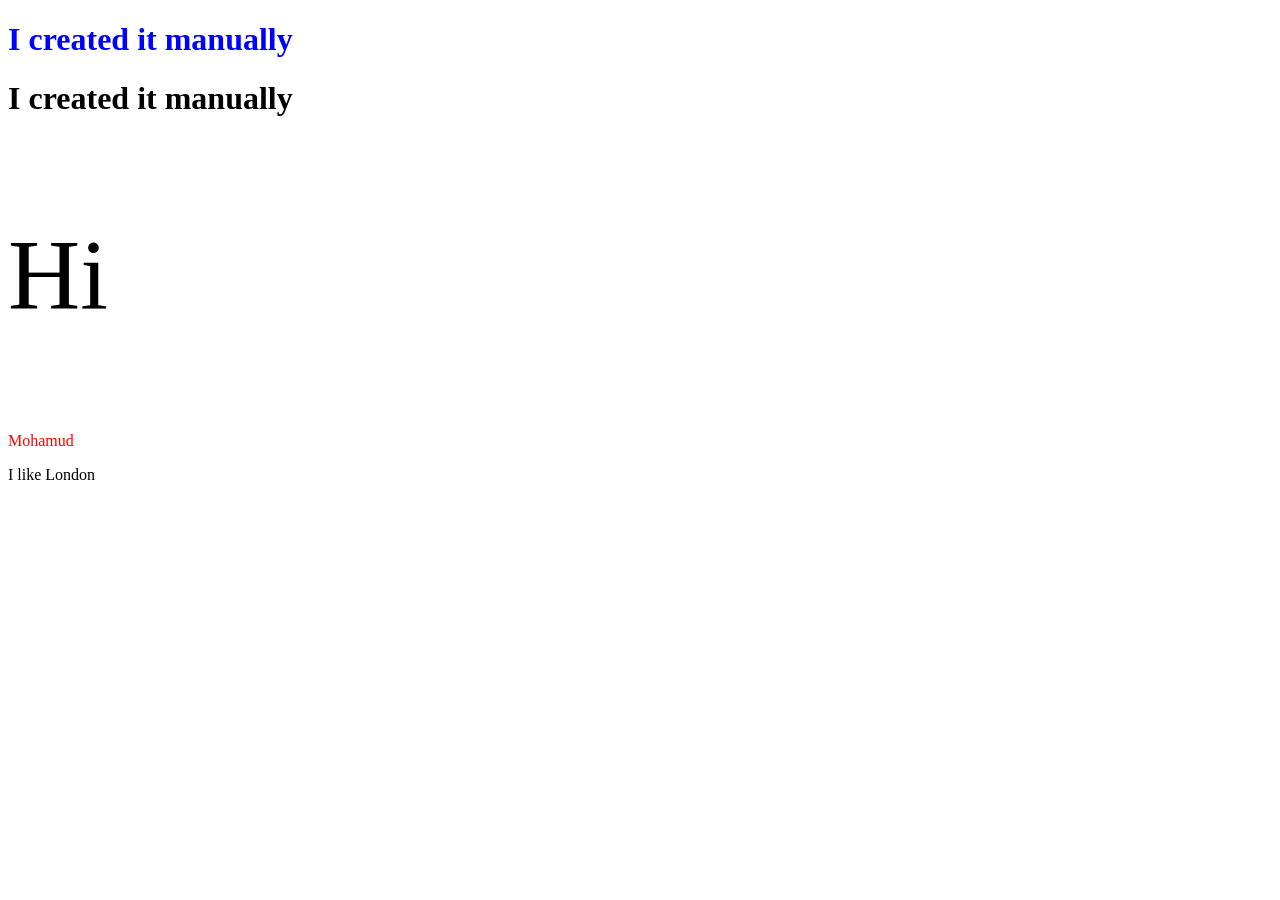
<file: ch10_dom/index.html>
<!doctype html>
<html lang="en">
  <head>
    <meta charset="UTF-8" />
    <meta name="viewport" content="width=device-width, initial-scale=1.0" />
    <title>Document</title>
  </head>
  <body>
    <h1 id="first" style="color: blue;">I created it manually</h1>
    <h1 id="second">I created it manually</h1>
    <p name="info"> Hi </p>
    <p name="info"> Mohamud </p>
    <p> I like London </p>

<script src="script.js"></script>
  </body>
</html>
</file>
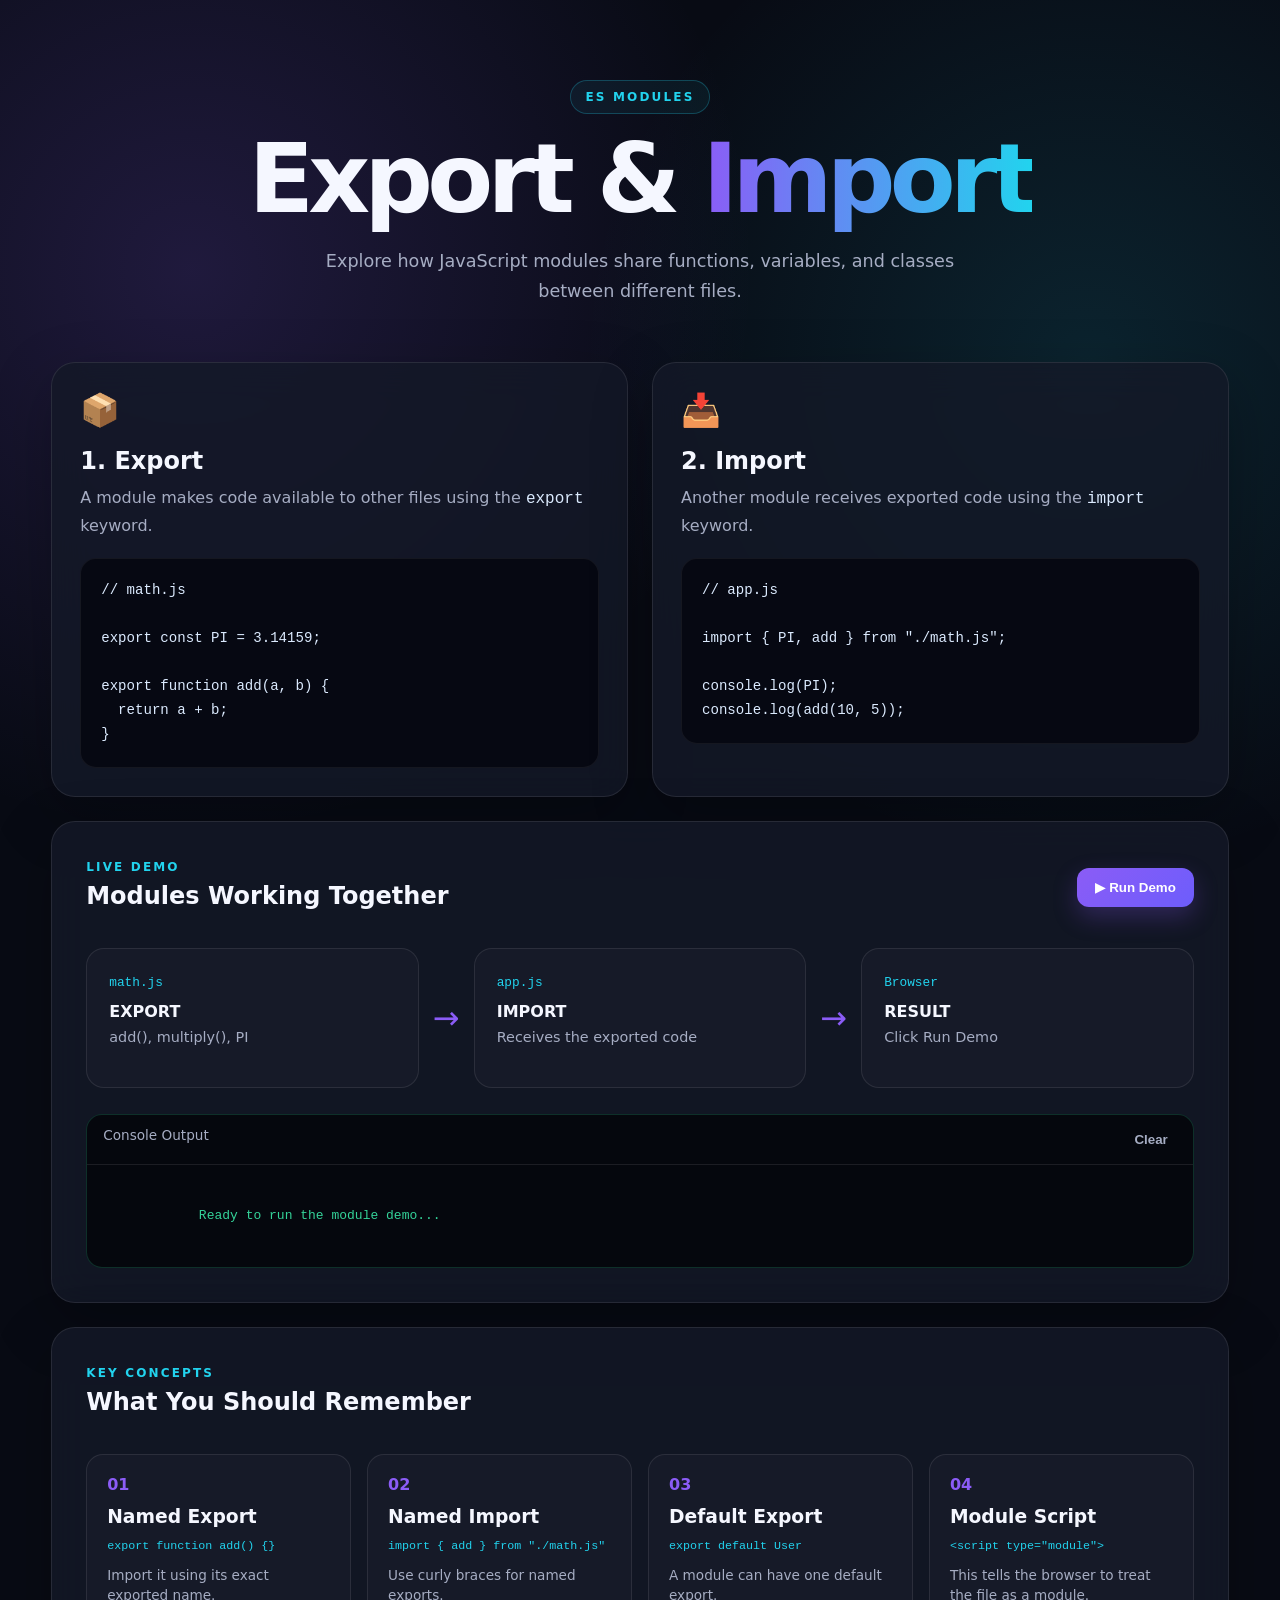
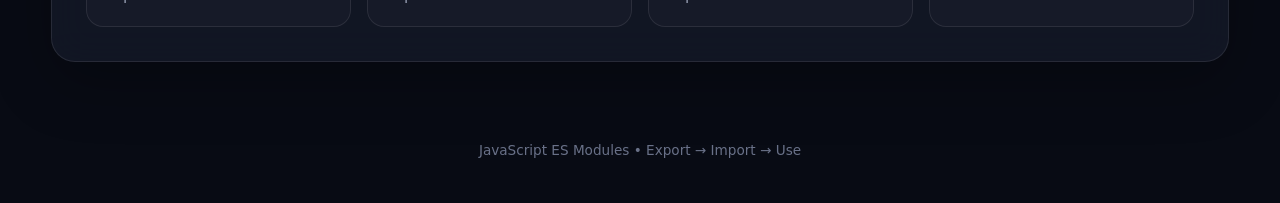
<file: ch18_modules/index.html>
<!DOCTYPE html>
<html lang="en">
<head>
  <meta charset="UTF-8">
  <meta name="viewport" content="width=device-width, initial-scale=1.0">

  <title>JavaScript Modules — Export & Import</title>

  <link rel="stylesheet" href="style.css">
</head>

<body>

  <div class="app-shell">

    <!-- ================= HEADER ================= -->
    <header class="hero">

      <div class="badge">
        ES MODULES
      </div>

      <h1>
        Export & <span>Import</span>
      </h1>

      <p>
        Explore how JavaScript modules share functions,
        variables, and classes between different files.
      </p>

    </header>


    <main class="container">

      <!-- ================= EXAMPLES ================= -->

      <section class="demo-grid">

        <!-- EXPORT CARD -->
        <article class="card">

          <div class="card-icon">
            📦
          </div>

          <h2>
            1. Export
          </h2>

          <p>
            A module makes code available to other files
            using the <code>export</code> keyword.
          </p>

          <pre><code>// math.js

export const PI = 3.14159;

export function add(a, b) {
  return a + b;
}</code></pre>

        </article>


        <!-- IMPORT CARD -->
        <article class="card">

          <div class="card-icon">
            📥
          </div>

          <h2>
            2. Import
          </h2>

          <p>
            Another module receives exported code
            using the <code>import</code> keyword.
          </p>

          <pre><code>// app.js

import { PI, add } from "./math.js";

console.log(PI);
console.log(add(10, 5));</code></pre>

        </article>

      </section>


      <!-- ================= LIVE DEMO ================= -->

      <section class="playground card">

        <div class="section-heading">

          <div>

            <span class="eyebrow">
              LIVE DEMO
            </span>

            <h2>
              Modules Working Together
            </h2>

          </div>

          <button id="runDemo">
            ▶ Run Demo
          </button>

        </div>


        <!-- MODULE FLOW -->

        <div class="module-flow">

          <!-- math.js -->
          <div class="module-box export-box">

            <span class="file-label">
              math.js
            </span>

            <strong>
              EXPORT
            </strong>

            <p>
              add(), multiply(), PI
            </p>

          </div>


          <div class="arrow">
            →
          </div>


          <!-- app.js -->
          <div class="module-box import-box">

            <span class="file-label">
              app.js
            </span>

            <strong>
              IMPORT
            </strong>

            <p>
              Receives the exported code
            </p>

          </div>


          <div class="arrow">
            →
          </div>


          <!-- Browser -->
          <div class="module-box result-box">

            <span class="file-label">
              Browser
            </span>

            <strong>
              RESULT
            </strong>

            <p id="flowResult">
              Click Run Demo
            </p>

          </div>

        </div>


        <!-- CONSOLE -->

        <div class="console">

          <div class="console-top">

            <span>
              Console Output
            </span>

            <button id="clearConsole">
              Clear
            </button>

          </div>

          <div id="output">
            Ready to run the module demo...
          </div>

        </div>

      </section>


      <!-- ================= CONCEPTS ================= -->

      <section class="card concepts">

        <div class="section-heading">

          <div>

            <span class="eyebrow">
              KEY CONCEPTS
            </span>

            <h2>
              What You Should Remember
            </h2>

          </div>

        </div>


        <div class="concept-grid">

          <!-- CONCEPT 1 -->

          <div class="concept">

            <span>
              01
            </span>

            <h3>
              Named Export
            </h3>

            <code>
              export function add() {}
            </code>

            <p>
              Import it using its exact exported name.
            </p>

          </div>


          <!-- CONCEPT 2 -->

          <div class="concept">

            <span>
              02
            </span>

            <h3>
              Named Import
            </h3>

            <code>
              import { add } from "./math.js"
            </code>

            <p>
              Use curly braces for named exports.
            </p>

          </div>


          <!-- CONCEPT 3 -->

          <div class="concept">

            <span>
              03
            </span>

            <h3>
              Default Export
            </h3>

            <code>
              export default User
            </code>

            <p>
              A module can have one default export.
            </p>

          </div>


          <!-- CONCEPT 4 -->

          <div class="concept">

            <span>
              04
            </span>

            <h3>
              Module Script
            </h3>

            <code>
              &lt;script type="module"&gt;
            </code>

            <p>
              This tells the browser to treat the file as a module.
            </p>

          </div>

        </div>

      </section>

    </main>


    <!-- ================= FOOTER ================= -->

    <footer>

      <p>
        JavaScript ES Modules • Export → Import → Use
      </p>

    </footer>

  </div>


  <!-- IMPORTANT:
       type="module" enables JavaScript modules -->

  <script
    type="module"
    src="app.js">
  </script>

</body>
</html>
</file>
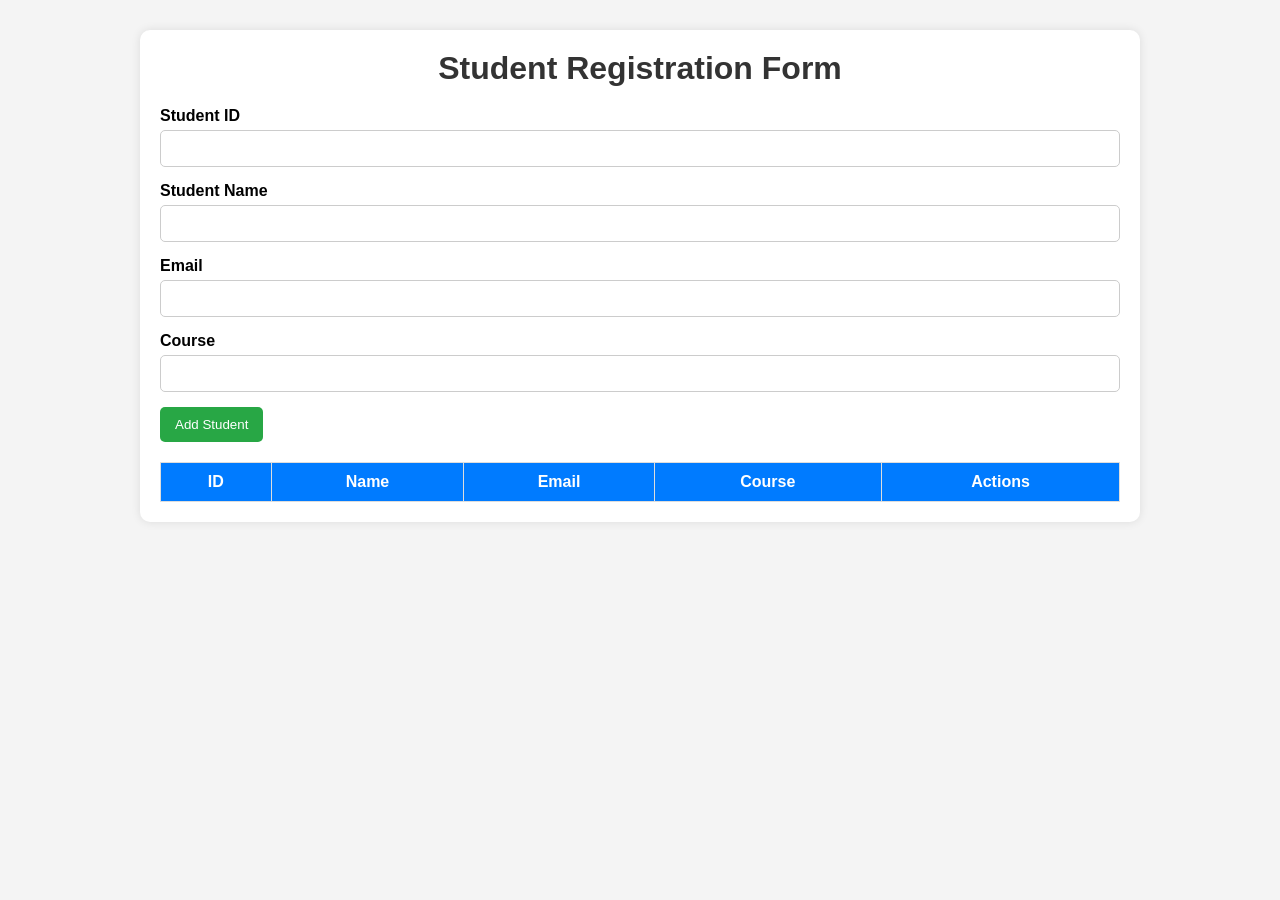
<file: ai_projects/student_reg_form/index.html>
<!DOCTYPE html>
<html lang="en">
<head>
<meta charset="UTF-8">
<meta name="viewport" content="width=device-width, initial-scale=1.0">
<title>Student Registration System</title>

<style>
    *{
        margin:0;
        padding:0;
        box-sizing:border-box;
        font-family: Arial, sans-serif;
    }

    body{
        background:#f4f4f4;
        padding:30px;
    }

    .container{
        max-width:1000px;
        margin:auto;
        background:white;
        padding:20px;
        border-radius:10px;
        box-shadow:0 0 10px rgba(0,0,0,0.1);
    }

    h1{
        text-align:center;
        margin-bottom:20px;
        color:#333;
    }

    .form-group{
        margin-bottom:15px;
    }

    label{
        display:block;
        margin-bottom:5px;
        font-weight:bold;
    }

    input{
        width:100%;
        padding:10px;
        border:1px solid #ccc;
        border-radius:5px;
    }

    .btn{
        padding:10px 15px;
        border:none;
        border-radius:5px;
        cursor:pointer;
        color:white;
        margin-right:5px;
    }

    .add-btn{
        background:#28a745;
    }

    .update-btn{
        background:#007bff;
    }

    .edit-btn{
        background:#ffc107;
        color:black;
    }

    .delete-btn{
        background:#dc3545;
    }

    table{
        width:100%;
        border-collapse:collapse;
        margin-top:20px;
    }

    table th,
    table td{
        border:1px solid #ddd;
        padding:10px;
        text-align:center;
    }

    table th{
        background:#007bff;
        color:white;
    }

    tr:nth-child(even){
        background:#f9f9f9;
    }
</style>
</head>
<body>

<div class="container">
    <h1>Student Registration Form</h1>

    <form id="studentForm">
        <div class="form-group">
            <label>Student ID</label>
            <input type="text" id="studentId" required>
        </div>

        <div class="form-group">
            <label>Student Name</label>
            <input type="text" id="studentName" required>
        </div>

        <div class="form-group">
            <label>Email</label>
            <input type="email" id="studentEmail" required>
        </div>

        <div class="form-group">
            <label>Course</label>
            <input type="text" id="studentCourse" required>
        </div>

        <button type="submit" class="btn add-btn">Add Student</button>
        <button type="button" class="btn update-btn" id="updateBtn" style="display:none;">
            Update Student
        </button>
    </form>

    <table>
        <thead>
            <tr>
                <th>ID</th>
                <th>Name</th>
                <th>Email</th>
                <th>Course</th>
                <th>Actions</th>
            </tr>
        </thead>
        <tbody id="studentTableBody"></tbody>
    </table>
</div>

<script>
let students = [];
let editIndex = null;

const form = document.getElementById("studentForm");
const updateBtn = document.getElementById("updateBtn");
const tableBody = document.getElementById("studentTableBody");

function renderTable() {
    tableBody.innerHTML = "";

    students.forEach((student, index) => {
        const row = `
            <tr>
                <td>${student.id}</td>
                <td>${student.name}</td>
                <td>${student.email}</td>
                <td>${student.course}</td>
                <td>
                    <button class="btn edit-btn" onclick="editStudent(${index})">
                        Edit
                    </button>
                    <button class="btn delete-btn" onclick="deleteStudent(${index})">
                        Delete
                    </button>
                </td>
            </tr>
        `;
        tableBody.innerHTML += row;
    });
}

form.addEventListener("submit", function(e) {
    e.preventDefault();

    const student = {
        id: document.getElementById("studentId").value,
        name: document.getElementById("studentName").value,
        email: document.getElementById("studentEmail").value,
        course: document.getElementById("studentCourse").value
    };

    students.push(student);

    renderTable();
    form.reset();
});

function editStudent(index) {
    editIndex = index;

    document.getElementById("studentId").value =
        students[index].id;

    document.getElementById("studentName").value =
        students[index].name;

    document.getElementById("studentEmail").value =
        students[index].email;

    document.getElementById("studentCourse").value =
        students[index].course;

    updateBtn.style.display = "inline-block";
}

updateBtn.addEventListener("click", function() {

    students[editIndex] = {
        id: document.getElementById("studentId").value,
        name: document.getElementById("studentName").value,
        email: document.getElementById("studentEmail").value,
        course: document.getElementById("studentCourse").value
    };

    renderTable();

    form.reset();
    updateBtn.style.display = "none";
    editIndex = null;
});

function deleteStudent(index) {
    if(confirm("Are you sure you want to delete this student?")) {
        students.splice(index, 1);
        renderTable();
    }
}
</script>

</body>
</html>
</file>
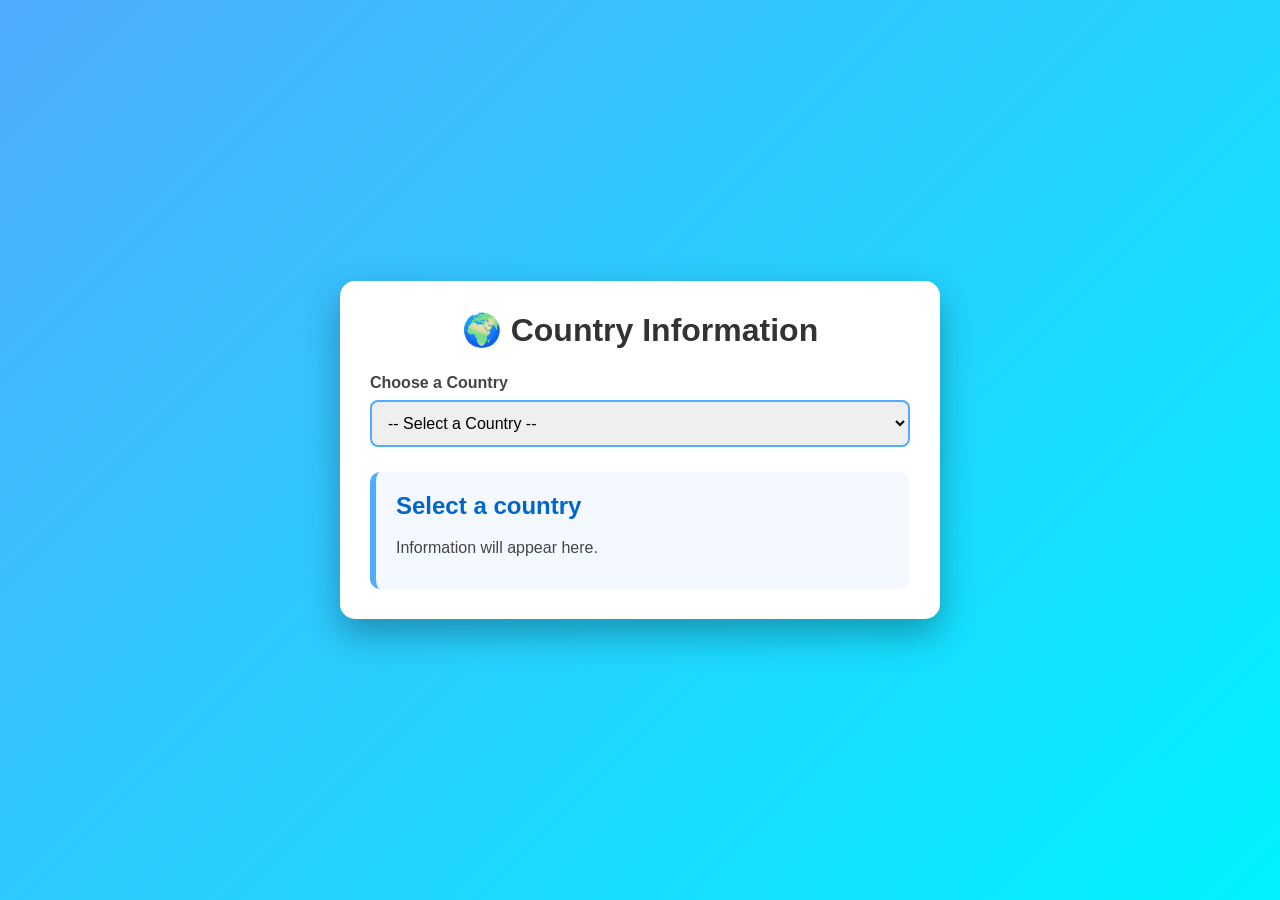
<file: ch12_events/onchange/index.html>
<!DOCTYPE html>
<html lang="en">
<head>
    <meta charset="UTF-8">
    <meta name="viewport" content="width=device-width, initial-scale=1.0">
    <title>Country Information</title>
    <link rel="stylesheet" href="style.css">
</head>
<body>

<div class="container">
    <h1>🌍 Country Information</h1>

    <div class="selector">
        <label for="country">Choose a Country</label>

        <select id="country" onchange="showCountryInfo()">
            <option value="">-- Select a Country --</option>
            <option value="somalia">Somalia</option>
            <option value="japan">Japan</option>
            <option value="canada">Canada</option>
            <option value="brazil">Brazil</option>
            <option value="egypt">Egypt</option>
            <option value="france">France</option>
        </select>
    </div>

    <div id="info" class="card">
        <h2>Select a country</h2>
        <p>Information will appear here.</p>
    </div>
</div>

<script src="script.js"></script>

</body>
</html>
</file>
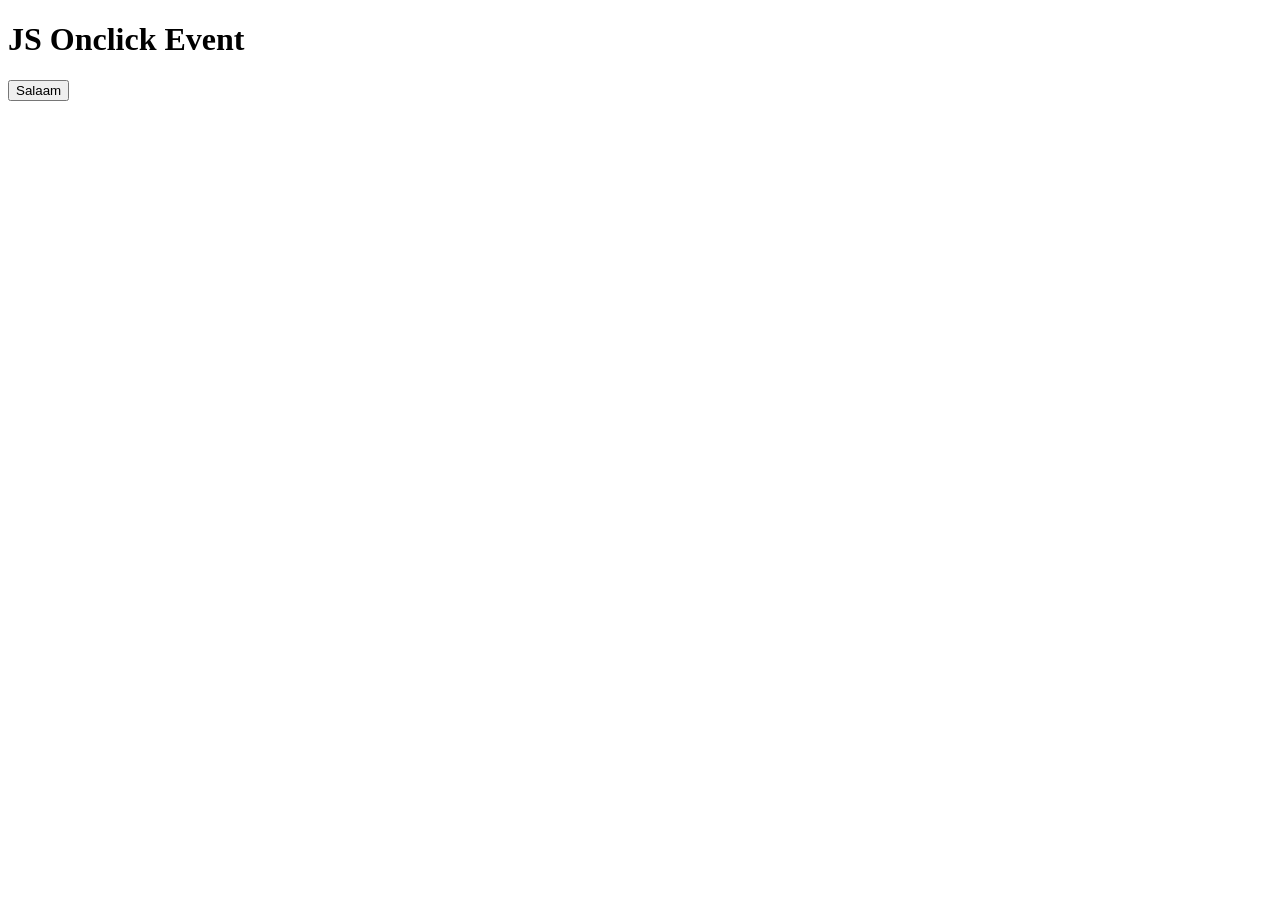
<file: ch12_events/onclick/index.html>
<!DOCTYPE html>
<html lang="en">
<head>
    <meta charset="UTF-8">
    <meta name="viewport" content="width=device-width, initial-scale=1.0">
    <title>JS Onclick Event</title>
</head>
<body>
    <h1>JS Onclick Event</h1>
    <button onclick="saySalaam()">Salaam</button>

<script src="script.js"></script>
</body>
</html>
</file>
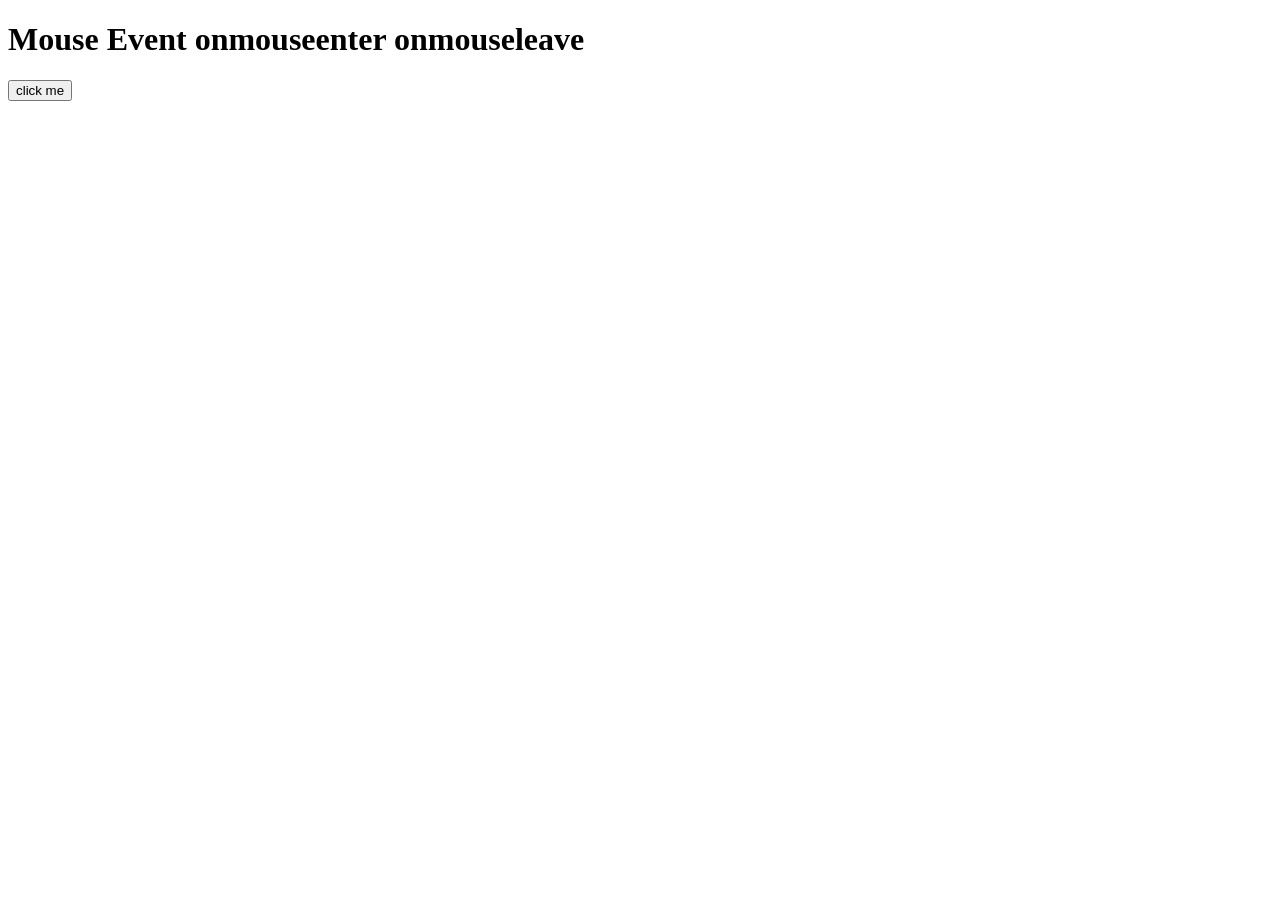
<file: ch12_events/onmouse/index.html>
<!DOCTYPE html>
<html lang="en">
<head>
    <meta charset="UTF-8">
    <meta name="viewport" content="width=device-width, initial-scale=1.0">
    <title>Document</title>
</head>
<body>
    <h1>Mouse Event onmouseenter onmouseleave</h1>
    <button onmouseenter="changeToYellow()" onmouseleave="changeToGreen()">click me</button>
    <script src="script.js"></script>
</body>
</html>
</file>
<file: ch18_modules/style.css>
/* =========================
   RESET
========================= */

* {
  box-sizing: border-box;
  margin: 0;
  padding: 0;
}


/* =========================
   VARIABLES
========================= */

:root {

  --bg: #080b14;

  --card: rgba(20, 25, 40, 0.82);

  --border: rgba(255, 255, 255, 0.09);

  --text: #f5f7ff;

  --muted: #a6adc3;

  --accent: #8b5cf6;

  --accent-2: #22d3ee;

  --success: #34d399;

}


/* =========================
   BODY
========================= */

body {

  min-height: 100vh;

  font-family:
    Inter,
    ui-sans-serif,
    system-ui,
    -apple-system,
    BlinkMacSystemFont,
    "Segoe UI",
    sans-serif;

  color: var(--text);

  background:

    radial-gradient(
      circle at 15% 15%,
      rgba(139, 92, 246, .18),
      transparent 30%
    ),

    radial-gradient(
      circle at 85% 20%,
      rgba(34, 211, 238, .12),
      transparent 28%
    ),

    var(--bg);
}


/* =========================
   MAIN CONTAINER
========================= */

.app-shell {

  width: min(1180px, 92%);

  margin: auto;

}


/* =========================
   HERO
========================= */

.hero {

  text-align: center;

  padding: 80px 0 55px;

}


.badge,
.eyebrow {

  display: inline-block;

  color: var(--accent-2);

  font-size: .75rem;

  font-weight: 800;

  letter-spacing: .18em;

}


.badge {

  padding: 9px 15px;

  border:
    1px solid
    rgba(34, 211, 238, .25);

  border-radius: 999px;

  background:
    rgba(34, 211, 238, .06);

  margin-bottom: 20px;

}


.hero h1 {

  font-size:
    clamp(3rem, 8vw, 6rem);

  line-height: .95;

  letter-spacing: -.06em;

}


.hero h1 span {

  background:
    linear-gradient(
      90deg,
      var(--accent),
      var(--accent-2)
    );

  -webkit-background-clip: text;

  background-clip: text;

  color: transparent;

}


.hero p {

  max-width: 650px;

  margin: 22px auto 0;

  color: var(--muted);

  font-size: 1.1rem;

  line-height: 1.7;

}


/* =========================
   CONTENT
========================= */

.container {

  display: grid;

  gap: 24px;

  padding-bottom: 60px;

}


/* =========================
   CARDS
========================= */

.card {

  border:
    1px solid
    var(--border);

  background:
    var(--card);

  backdrop-filter: blur(18px);

  border-radius: 24px;

  padding: 28px;

  box-shadow:
    0 20px 60px
    rgba(0, 0, 0, .25);

}


/* =========================
   DEMO GRID
========================= */

.demo-grid {

  display: grid;

  grid-template-columns:
    repeat(2, 1fr);

  gap: 24px;

}


.card-icon {

  font-size: 2rem;

  margin-bottom: 18px;

}


.card h2 {

  font-size: 1.5rem;

  margin-bottom: 10px;

}


.card > p {

  color: var(--muted);

  line-height: 1.6;

  margin-bottom: 20px;

}


/* =========================
   CODE
========================= */

pre {

  overflow-x: auto;

  padding: 20px;

  border-radius: 16px;

  background: #060812;

  border:
    1px solid
    rgba(255, 255, 255, .06);

}


code {

  font-family:
    "SFMono-Regular",
    Consolas,
    "Liberation Mono",
    monospace;

  color: #dbeafe;

}


pre code {

  line-height: 1.7;

  font-size: .88rem;

}


/* =========================
   PLAYGROUND
========================= */

.playground {

  padding: 34px;

}


.section-heading {

  display: flex;

  justify-content: space-between;

  align-items: center;

  gap: 20px;

  margin-bottom: 28px;

}


.section-heading h2 {

  margin-top: 7px;

}


/* =========================
   BUTTON
========================= */

button {

  border: 0;

  cursor: pointer;

  color: white;

  font-weight: 800;

  padding: 12px 18px;

  border-radius: 12px;

  background:
    linear-gradient(
      135deg,
      var(--accent),
      #6d5dfc
    );

  box-shadow:
    0 10px 25px
    rgba(139, 92, 246, .25);

  transition:
    transform .2s,
    opacity .2s;

}


button:hover {

  transform:
    translateY(-2px);

}


button:active {

  transform:
    translateY(0);

}


/* =========================
   MODULE FLOW
========================= */

.module-flow {

  display: grid;

  grid-template-columns:
    1fr auto 1fr auto 1fr;

  align-items: center;

  gap: 14px;

}


.module-box {

  min-height: 140px;

  padding: 22px;

  border-radius: 18px;

  border:
    1px solid
    var(--border);

  background:
    rgba(255,255,255,.025);

}


.module-box strong {

  display: block;

  margin: 12px 0 8px;

}


.module-box p {

  color: var(--muted);

  font-size: .9rem;

}


.file-label {

  color: var(--accent-2);

  font-family: monospace;

  font-size: .8rem;

}


.arrow {

  color: var(--accent);

  font-size: 2rem;

}


/* =========================
   CONSOLE
========================= */

.console {

  margin-top: 26px;

  overflow: hidden;

  border:
    1px solid
    rgba(52, 211, 153, .2);

  border-radius: 16px;

  background: #05070d;

}


.console-top {

  display: flex;

  justify-content: space-between;

  padding: 12px 16px;

  border-bottom:
    1px solid
    var(--border);

  color: var(--muted);

  font-size: .85rem;

}


.console-top button {

  padding: 5px 9px;

  background: transparent;

  box-shadow: none;

  color: var(--muted);

}


#output {

  min-height: 100px;

  padding: 18px;

  color: var(--success);

  font-family: monospace;

  white-space: pre-wrap;

  line-height: 1.7;

}


/* =========================
   CONCEPTS
========================= */

.concepts {

  padding: 34px;

}


.concept-grid {

  display: grid;

  grid-template-columns:
    repeat(4, 1fr);

  gap: 16px;

}


.concept {

  padding: 20px;

  border-radius: 17px;

  background:
    rgba(255,255,255,.025);

  border:
    1px solid
    var(--border);

}


.concept > span {

  color: var(--accent);

  font-weight: 900;

}


.concept h3 {

  margin: 12px 0;

}


.concept code {

  display: block;

  overflow-x: auto;

  font-size: .73rem;

  color: var(--accent-2);

  margin-bottom: 12px;

}


.concept p {

  color: var(--muted);

  font-size: .85rem;

  line-height: 1.5;

}


/* =========================
   FOOTER
========================= */

footer {

  text-align: center;

  padding: 20px 0 45px;

  color: #697188;

  font-size: .85rem;

}


/* =========================
   TABLET
========================= */

@media (max-width: 850px) {

  .demo-grid,
  .concept-grid {

    grid-template-columns:
      1fr 1fr;

  }


  .module-flow {

    grid-template-columns:
      1fr;

  }


  .arrow {

    transform:
      rotate(90deg);

    text-align: center;

  }

}


/* =========================
   MOBILE
========================= */

@media (max-width: 560px) {

  .demo-grid,
  .concept-grid {

    grid-template-columns:
      1fr;

  }


  .hero {

    padding-top: 50px;

  }


  .section-heading {

    align-items: flex-start;

    flex-direction: column;

  }


  .playground,
  .concepts,
  .card {

    padding: 22px;

  }

}
</file>
<file: ch12_events/onchange/style.css>
*{
    margin:0;
    padding:0;
    box-sizing:border-box;
    font-family:Arial, Helvetica, sans-serif;
}

body{
    background:linear-gradient(135deg,#4facfe,#00f2fe);
    display:flex;
    justify-content:center;
    align-items:center;
    min-height:100vh;
}

.container{
    background:white;
    width:600px;
    padding:30px;
    border-radius:15px;
    box-shadow:0 15px 35px rgba(0,0,0,.3);
}

h1{
    text-align:center;
    margin-bottom:25px;
    color:#333;
}

.selector{
    margin-bottom:25px;
}

label{
    display:block;
    font-weight:bold;
    margin-bottom:8px;
    color:#444;
}

select{
    width:100%;
    padding:12px;
    font-size:16px;
    border:2px solid #4facfe;
    border-radius:8px;
    outline:none;
    transition:.3s;
}

select:hover{
    border-color:#0077ff;
}

.card{
    background:#f4f8ff;
    border-left:6px solid #4facfe;
    padding:20px;
    border-radius:10px;
    transition:.4s;
}

.card h2{
    color:#0066cc;
    margin-bottom:15px;
}

.card p{
    margin:8px 0;
    color:#444;
    line-height:1.6;
}

.highlight{
    font-weight:bold;
    color:#000;
}
</file>
